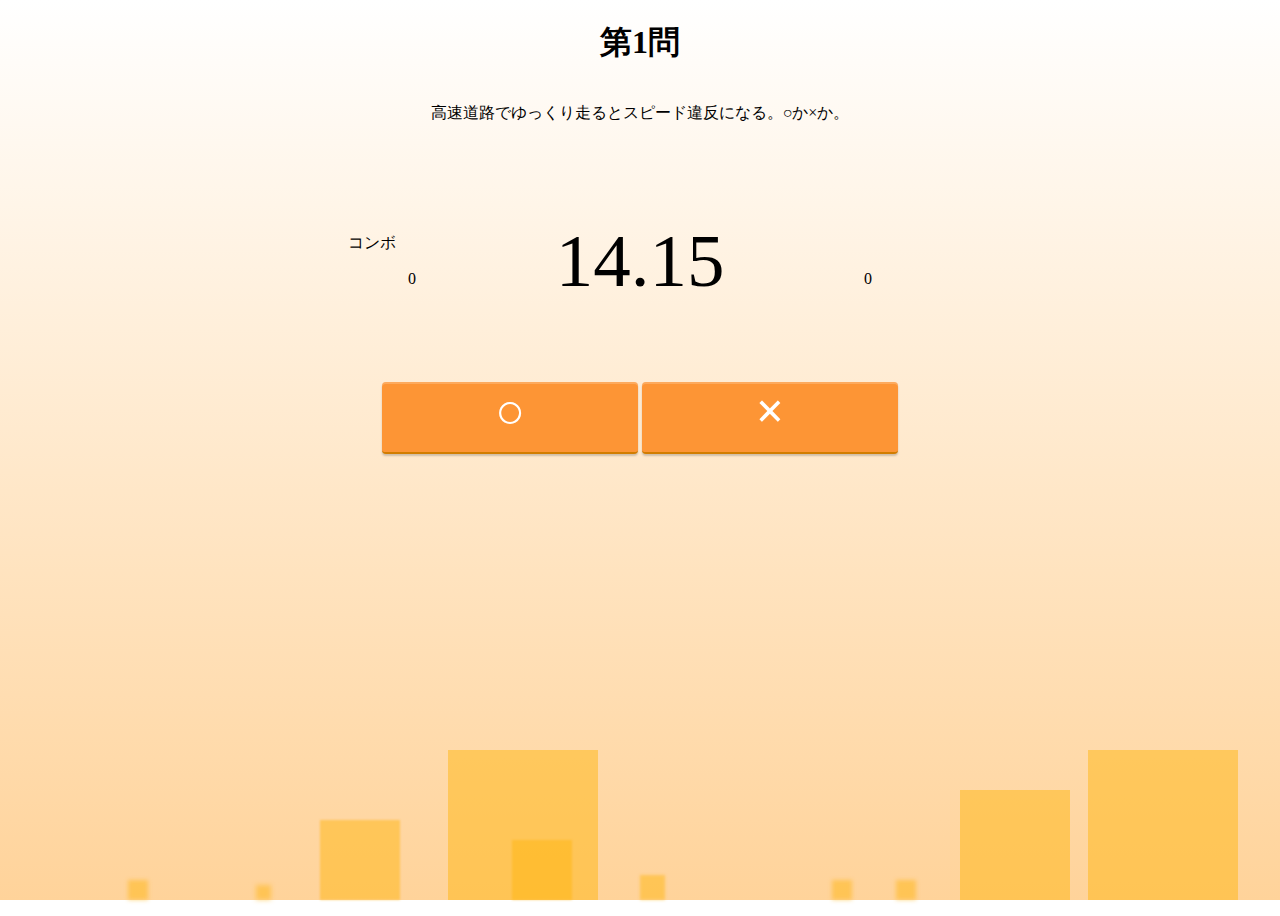
<file: index.html>
<!DOCTYPE html>
<html lang="ja">

<head>
    <meta charset="utf-8">
    <title>マルバツクイズ</title>
    <link rel="stylesheet" href="style.css">
    <link href="https://use.fontawesome.com/releases/v5.6.1/css/all.css" rel="stylesheet">
</head>

<!-- <body onload="countdown()"> -->

<body>
    <section id="contents">
        <h1 id="title"></h1>
        <p id="question"></p>
        <table id="info">
            <tr>
                <td class="side_td">
                    <p class="th">コンボ</p>
                    <p id="combo"></p>
                </td>
                <td id="center_td">
                    <p id="time"></p>
                </td>
                <td class="side_td">
                    <p id="point_th"></p>
                    <p id="pts"></p>
                </td>
            </tr>
        </table>
        <div id="ans-btn">
            <a href="javascript:void(0)" class="button" onclick="answer(1)">○</a>
            <a href="javascript:void(0)" class="button" onclick="answer(0)">×</a>
        </div>
    </section>

    <div class="area">
        <ul class="circles">
            <li></li>
            <li></li>
            <li></li>
            <li></li>
            <li></li>
            <li></li>
            <li></li>
            <li></li>
            <li></li>
            <li></li>
        </ul>
    </div>

    <script src="main.js"></script>
</body>

</html>
</file>
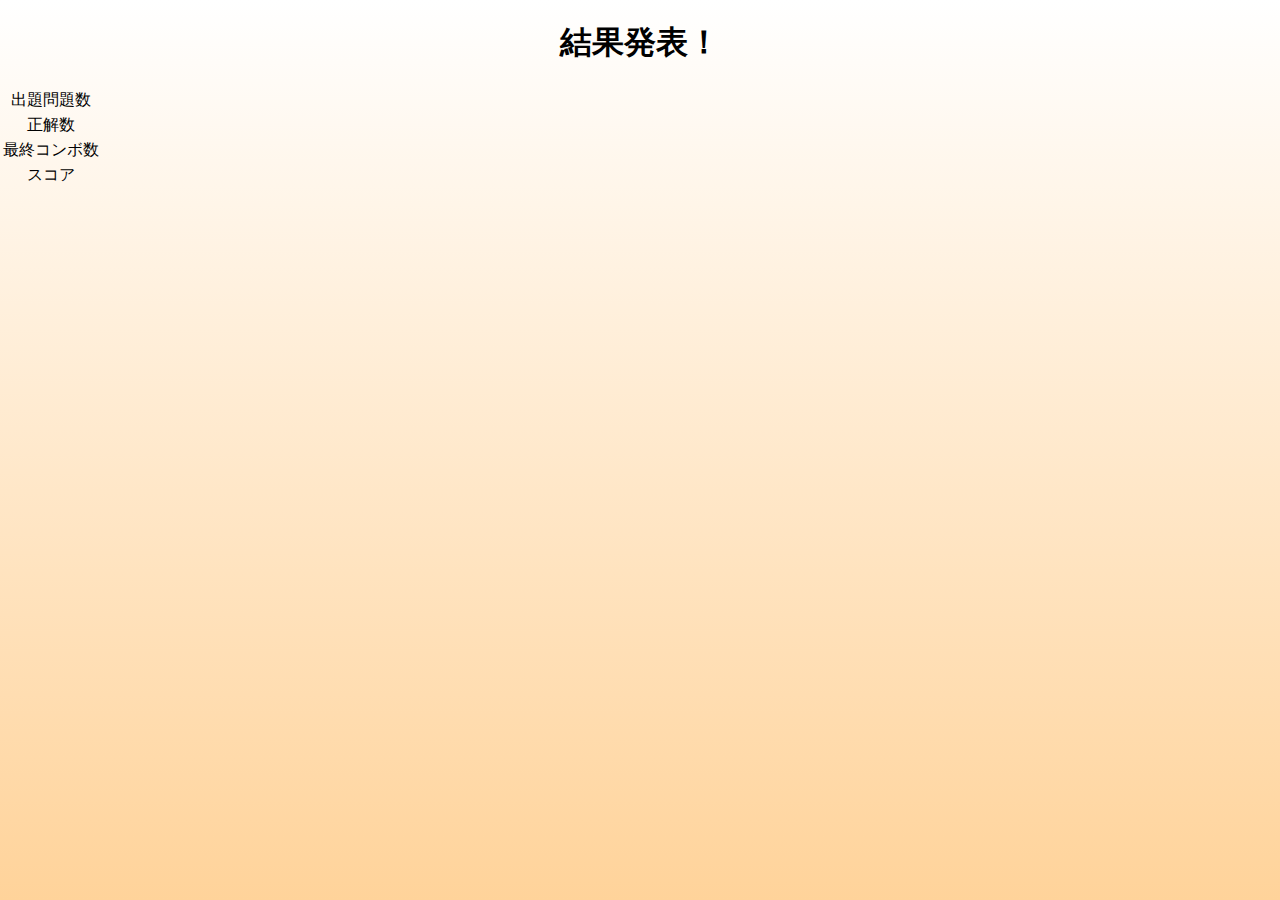
<file: result.html>
<!DOCTYPE html>
<html lang="ja">

<head>
    <meta charset="utf-8">
    <title>マルバツクイズ</title>
    <link rel="stylesheet" href="style.css">
    <script src="//ajax.googleapis.com/ajax/libs/jquery/1.10.1/jquery.min.js"></script>
</head>

<body onload="countdown()">
    <h1 id="title">結果発表！</h1>
    <div>
        <table>
            <tr>
                <td>出題問題数</td>
                <td>
                    <p class="problem_num"></p>
                </td>
            </tr>
            <tr>
                <td>正解数</td>
                <td>
                    <p class="correct"></p>
                </td>
            </tr>
            <tr>
                <td>最終コンボ数</td>
                <td>
                    <p class="last_combo"></p>
                </td>
            </tr>
            <tr>
                <td>スコア</td>
                <td>
                    <p class="score"></p>
                </td>
            </tr>
        </table>
    </div>
</body>
</file>
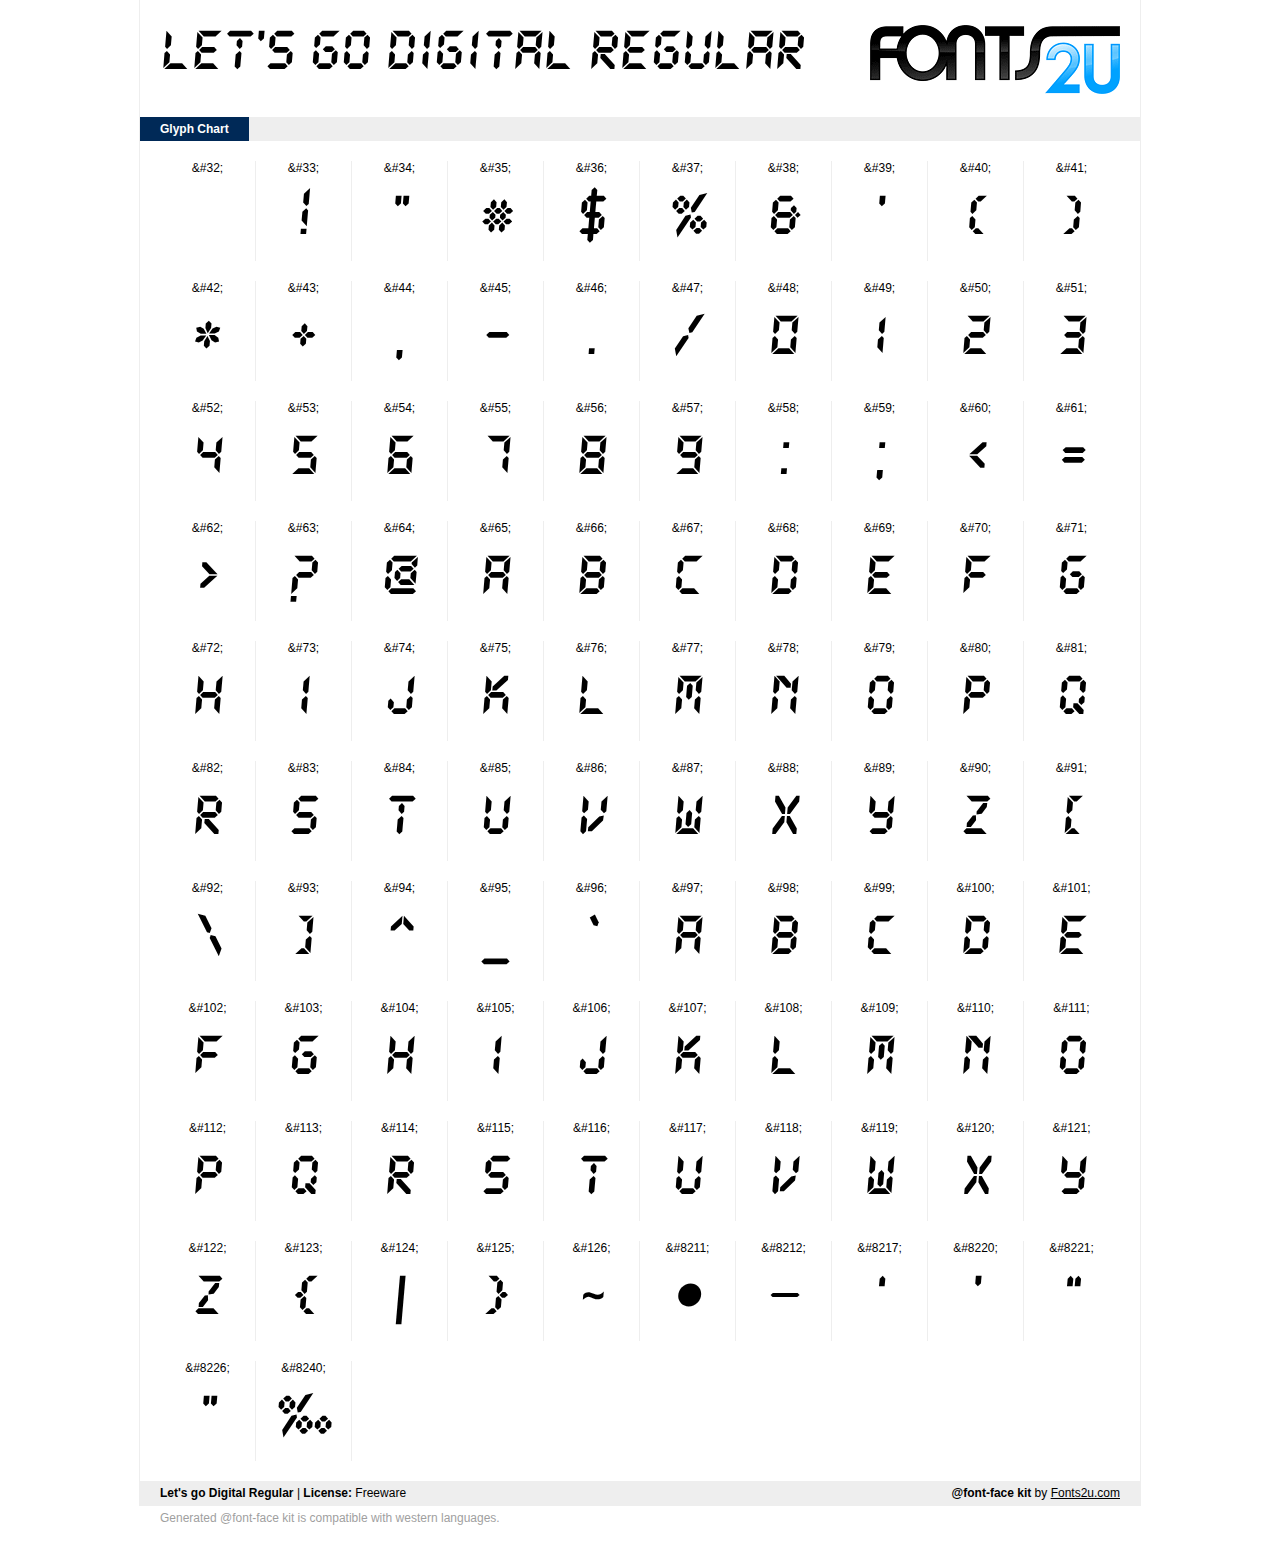
<file: Let_s_go_Digital_Regular/demo.html>
﻿<!DOCTYPE html PUBLIC "-//W3C//DTD XHTML 1.0 Strict//EN" "http://www.w3.org/TR/xhtml1/DTD/xhtml1-strict.dtd"> 

<html xmlns="http://www.w3.org/1999/xhtml"> 

  <head> 

    <title>Let's go Digital Regular @font-face kit sample</title> 
    <meta http-equiv="Content-Type" content="text/html; charset=utf-8" />
    
    <style media="screen" type="text/css">/*<![CDATA[*/@import 'stylesheet.css';/*]]>*/</style>
    <style media="screen" type="text/css">/*<![CDATA[*/@import 'demo-files/demo.css';/*]]>*/</style>
    <style type="text/css">#title,#glyphs p{font-family:"Let's go Digital Regular"}</style>

 </head> 
 
<body> 

	<div id="wrapper">
		<div id="title">
			Let's go Digital Regular		</div>
		<div id="logo">
			<a href="https://fonts2u.com" target="_blank"><img src="demo-files/fonts2u_logo.gif" width="250" height="69" alt="Fonts2u.com logo" /></a>
		</div>
		<div class="clr"></div>

		<div id="menu">
			<ul>
				<li class="selected"><a href="#glyphs">Glyph Chart</a></li>
			<ul>
			<div class="clr"></div>
		</div>

		<div id="content">
			
			<div id="glyphs">
				<div class="g">&amp;#32;<p> </p></div>
<div class="g">&amp;#33;<p>!</p></div>
<div class="g">&amp;#34;<p>"</p></div>
<div class="g">&amp;#35;<p>#</p></div>
<div class="g">&amp;#36;<p>$</p></div>
<div class="g">&amp;#37;<p>%</p></div>
<div class="g">&amp;#38;<p>&</p></div>
<div class="g">&amp;#39;<p>'</p></div>
<div class="g">&amp;#40;<p>(</p></div>
<div class="g noborder">&amp;#41;<p>)</p></div>
<div class="clr"></div><div class="g">&amp;#42;<p>*</p></div>
<div class="g">&amp;#43;<p>+</p></div>
<div class="g">&amp;#44;<p>,</p></div>
<div class="g">&amp;#45;<p>-</p></div>
<div class="g">&amp;#46;<p>.</p></div>
<div class="g">&amp;#47;<p>/</p></div>
<div class="g">&amp;#48;<p>0</p></div>
<div class="g">&amp;#49;<p>1</p></div>
<div class="g">&amp;#50;<p>2</p></div>
<div class="g noborder">&amp;#51;<p>3</p></div>
<div class="clr"></div><div class="g">&amp;#52;<p>4</p></div>
<div class="g">&amp;#53;<p>5</p></div>
<div class="g">&amp;#54;<p>6</p></div>
<div class="g">&amp;#55;<p>7</p></div>
<div class="g">&amp;#56;<p>8</p></div>
<div class="g">&amp;#57;<p>9</p></div>
<div class="g">&amp;#58;<p>:</p></div>
<div class="g">&amp;#59;<p>;</p></div>
<div class="g">&amp;#60;<p><</p></div>
<div class="g noborder">&amp;#61;<p>=</p></div>
<div class="clr"></div><div class="g">&amp;#62;<p>></p></div>
<div class="g">&amp;#63;<p>?</p></div>
<div class="g">&amp;#64;<p>@</p></div>
<div class="g">&amp;#65;<p>A</p></div>
<div class="g">&amp;#66;<p>B</p></div>
<div class="g">&amp;#67;<p>C</p></div>
<div class="g">&amp;#68;<p>D</p></div>
<div class="g">&amp;#69;<p>E</p></div>
<div class="g">&amp;#70;<p>F</p></div>
<div class="g noborder">&amp;#71;<p>G</p></div>
<div class="clr"></div><div class="g">&amp;#72;<p>H</p></div>
<div class="g">&amp;#73;<p>I</p></div>
<div class="g">&amp;#74;<p>J</p></div>
<div class="g">&amp;#75;<p>K</p></div>
<div class="g">&amp;#76;<p>L</p></div>
<div class="g">&amp;#77;<p>M</p></div>
<div class="g">&amp;#78;<p>N</p></div>
<div class="g">&amp;#79;<p>O</p></div>
<div class="g">&amp;#80;<p>P</p></div>
<div class="g noborder">&amp;#81;<p>Q</p></div>
<div class="clr"></div><div class="g">&amp;#82;<p>R</p></div>
<div class="g">&amp;#83;<p>S</p></div>
<div class="g">&amp;#84;<p>T</p></div>
<div class="g">&amp;#85;<p>U</p></div>
<div class="g">&amp;#86;<p>V</p></div>
<div class="g">&amp;#87;<p>W</p></div>
<div class="g">&amp;#88;<p>X</p></div>
<div class="g">&amp;#89;<p>Y</p></div>
<div class="g">&amp;#90;<p>Z</p></div>
<div class="g noborder">&amp;#91;<p>[</p></div>
<div class="clr"></div><div class="g">&amp;#92;<p>\</p></div>
<div class="g">&amp;#93;<p>]</p></div>
<div class="g">&amp;#94;<p>^</p></div>
<div class="g">&amp;#95;<p>_</p></div>
<div class="g">&amp;#96;<p>`</p></div>
<div class="g">&amp;#97;<p>a</p></div>
<div class="g">&amp;#98;<p>b</p></div>
<div class="g">&amp;#99;<p>c</p></div>
<div class="g">&amp;#100;<p>d</p></div>
<div class="g noborder">&amp;#101;<p>e</p></div>
<div class="clr"></div><div class="g">&amp;#102;<p>f</p></div>
<div class="g">&amp;#103;<p>g</p></div>
<div class="g">&amp;#104;<p>h</p></div>
<div class="g">&amp;#105;<p>i</p></div>
<div class="g">&amp;#106;<p>j</p></div>
<div class="g">&amp;#107;<p>k</p></div>
<div class="g">&amp;#108;<p>l</p></div>
<div class="g">&amp;#109;<p>m</p></div>
<div class="g">&amp;#110;<p>n</p></div>
<div class="g noborder">&amp;#111;<p>o</p></div>
<div class="clr"></div><div class="g">&amp;#112;<p>p</p></div>
<div class="g">&amp;#113;<p>q</p></div>
<div class="g">&amp;#114;<p>r</p></div>
<div class="g">&amp;#115;<p>s</p></div>
<div class="g">&amp;#116;<p>t</p></div>
<div class="g">&amp;#117;<p>u</p></div>
<div class="g">&amp;#118;<p>v</p></div>
<div class="g">&amp;#119;<p>w</p></div>
<div class="g">&amp;#120;<p>x</p></div>
<div class="g noborder">&amp;#121;<p>y</p></div>
<div class="clr"></div><div class="g">&amp;#122;<p>z</p></div>
<div class="g">&amp;#123;<p>{</p></div>
<div class="g">&amp;#124;<p>|</p></div>
<div class="g">&amp;#125;<p>}</p></div>
<div class="g">&amp;#126;<p>~</p></div>
<div class="g">&amp;#8211;<p>–</p></div>
<div class="g">&amp;#8212;<p>—</p></div>
<div class="g">&amp;#8217;<p>’</p></div>
<div class="g">&amp;#8220;<p>“</p></div>
<div class="g noborder">&amp;#8221;<p>”</p></div>
<div class="clr"></div><div class="g">&amp;#8226;<p>•</p></div>
<div class="g">&amp;#8240;<p>‰</p></div>
			</div>
			
			<div class="clr"></div>

		</div>

		<div id="footer">
			<div id="copyright"><strong>Let's go Digital Regular</strong> | <strong>License:</strong> Freeware</div>
			<div id="generated"><strong>@font-face kit</strong> by <a href="https://fonts2u.com" target="_blank">Fonts2u.com</a></div>
			<div class="clr"></div>
		</div>
	</div>
	<div id="support">Generated @font-face kit is compatible with western languages.</div>

</body> 

</html>
</file>
<file: style.css>
/* フォントファイルのインポート */

@font-face {
    font-family: "Let's go Digital";
    src: local("Let's go Digital Regular");
}

body {
    margin: 0;
    padding: 0 auto;
    text-align: center;
    background: linear-gradient(rgb(255, 255, 255), rgb(255, 211, 154)) fixed;
    background-size: cover;
}

section {
    display: flex;
    flex-direction: column;
}

#info {
    /* width: 50%; */
    text-align: center;
    margin-left: auto;
    margin-right: auto;
}

.contents {
    position: relative;
    z-index: 2;
}

.th {
    text-align: left;
}

#info #center_td {
    width: 20em;
}

#info .side_td {
    width: 8em;
}

#info .side_td #point_th {
    color: #a50000;
}

#ans-btn .button {
    position: relative;
    display: inline-block;
    width: 256px;
    height: 70px;
    font-size: 50px;
    text-decoration: none;
    color: #FFF;
    background: #fd9535;
    /*背景色*/
    border-bottom: solid 2px #d27d00;
    /*少し濃い目の色に*/
    border-radius: 4px;
    /*角の丸み*/
    box-shadow: inset 0 2px 0 rgba(255, 255, 255, 0.2), 0 2px 2px rgba(0, 0, 0, 0.19);
    font-weight: bold;
    z-index: 1;
}

#ans-btn .button:active {
    border-bottom: solid 2px #fd9535;
    box-shadow: 0 0 2px rgba(0, 0, 0, 0.30);
}

#time {
    font-family: "Let's go Digital";
    font-size: 75px;
}


/* 動く背景 */

.circles {
    position: absolute;
    top: 0;
    left: 0;
    width: 100%;
    height: 100%;
    overflow: hidden;
    background-attachment: fixed;
    z-index: 0;
}

.circles li {
    position: fixed;
    display: block;
    list-style: none;
    width: 20px;
    height: 20px;
    background: rgba(255, 182, 15, 0.5);
    animation: animate 25s linear infinite;
    bottom: 0;
    background-attachment: fixed;
}

.circles li:nth-child(1) {
    left: 25%;
    width: 80px;
    height: 80px;
    filter: blur(1px);
    animation-delay: 0s;
}

.circles li:nth-child(2) {
    left: 10%;
    width: 20px;
    height: 20px;
    filter: blur(2px);
    animation-delay: 2s;
    animation-duration: 12s;
}

.circles li:nth-child(3) {
    left: 70%;
    width: 20px;
    height: 20px;
    filter: blur(2px);
    animation-delay: 4s;
}

.circles li:nth-child(4) {
    left: 40%;
    width: 60px;
    height: 60px;
    filter: blur(1px);
    animation-delay: 0s;
    animation-duration: 18s;
}

.circles li:nth-child(5) {
    left: 65%;
    width: 20px;
    height: 20px;
    filter: blur(2px);
    animation-delay: 0s;
}

.circles li:nth-child(6) {
    left: 75%;
    width: 110px;
    height: 110px;
    animation-delay: 3s;
}

.circles li:nth-child(7) {
    left: 35%;
    width: 150px;
    height: 150px;
    animation-delay: 7s;
}

.circles li:nth-child(8) {
    left: 50%;
    width: 25px;
    height: 25px;
    filter: blur(1.5px);
    animation-delay: 15s;
    animation-duration: 45s;
}

.circles li:nth-child(9) {
    left: 20%;
    width: 15px;
    height: 15px;
    filter: blur(2.5px);
    animation-delay: 2s;
    animation-duration: 35s;
}

.circles li:nth-child(10) {
    left: 85%;
    width: 150px;
    height: 150px;
    animation-delay: 0s;
    animation-duration: 11s;
}

@keyframes animate {
    0% {
        transform: translateY(0) rotate(0deg);
        opacity: 1;
        border-radius: 0;
    }
    100% {
        transform: translateY(-1000px) rotate(720deg);
        opacity: 0;
        border-radius: 50%;
    }
}
</file>
